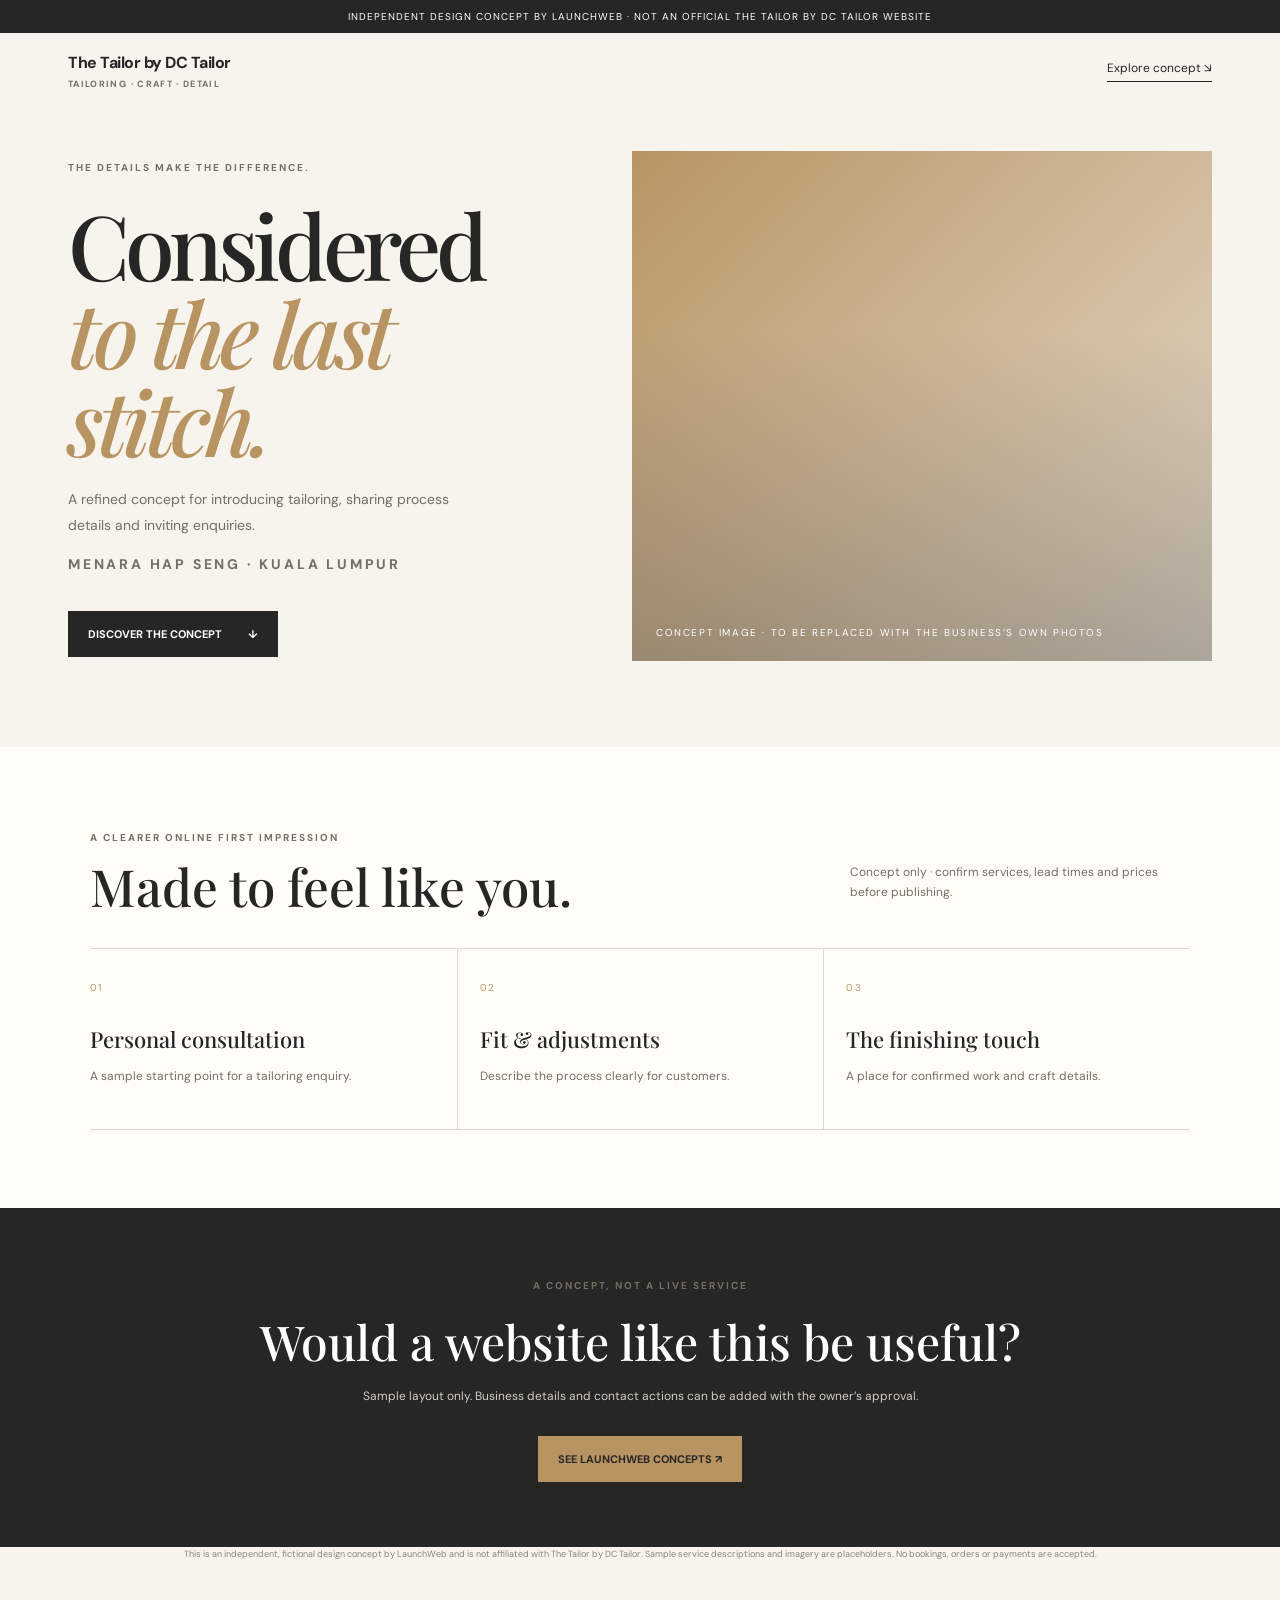
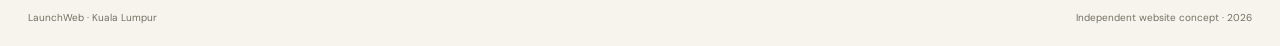
<file: launchweb-demos/prospects/dc-tailor.html>
<!doctype html>
<html lang="en"><head><meta charset="utf-8"><meta name="viewport" content="width=device-width,initial-scale=1"><meta name="description" content="An independent, unofficial LaunchWeb concept for The Tailor by DC Tailor."><title>The Tailor by DC Tailor — LaunchWeb concept</title><link rel="preconnect" href="https://fonts.googleapis.com"><link rel="preconnect" href="https://fonts.gstatic.com" crossorigin><link href="https://fonts.googleapis.com/css2?family=DM+Sans:wght@400;500;600;700&family=Playfair+Display:ital,wght@0,500;0,600;1,500;1,600&display=swap" rel="stylesheet"><style>
:root{--ink:#262624;--accent:#b89463;--paper:#f7f4ed;--muted:#746f65;--line:#ded9cd}*{box-sizing:border-box}html{scroll-behavior:smooth}body{margin:0;background:var(--paper);color:var(--ink);font-family:'DM Sans',Arial,sans-serif}a{color:inherit;text-decoration:none}.notice{padding:10px 16px;background:var(--ink);color:#fff;text-align:center;font-size:10px;letter-spacing:.1em}.nav{max-width:1200px;height:76px;margin:auto;padding:0 28px;display:flex;justify-content:space-between;align-items:center}.brand{font-weight:700;letter-spacing:-.03em}.brand small{display:block;margin-top:5px;color:var(--muted);font-size:9px;letter-spacing:.15em}.nav a:last-child{border-bottom:1px solid var(--ink);padding-bottom:5px;font-size:12px}.hero{max-width:1200px;margin:auto;padding:42px 28px 86px;display:grid;grid-template-columns:.9fr 1.1fr;align-items:center;gap:7vw}.copy .label,.eyebrow{font-size:10px;letter-spacing:.2em;color:var(--muted);font-weight:700}.copy h1{font:clamp(52px,7vw,94px)/.98 'Playfair Display',Georgia,serif;letter-spacing:-.06em;font-weight:500;margin:24px 0}.copy h1 em{color:var(--accent)}.copy>p{max-width:410px;color:var(--muted);font-size:14px;line-height:1.8}.cta{display:inline-flex;margin-top:20px;padding:16px 20px;background:var(--ink);color:white;font-size:11px;font-weight:700;gap:26px}.image{height:510px;position:relative;background:linear-gradient(135deg,var(--accent),#e5dccd);overflow:hidden}.image img{display:block;width:100%;height:100%;object-fit:cover}.image:after{content:"";position:absolute;inset:35% 0 0;background:linear-gradient(transparent,rgba(0,0,0,.25))}.image span{position:absolute;z-index:1;bottom:22px;left:24px;color:white;font-size:10px;letter-spacing:.16em}.services{padding:78px max(calc((100vw - 1144px)/2),7vw);background:#fffdf8}.head{display:flex;justify-content:space-between;align-items:end;gap:30px;margin-bottom:34px}.head h2{font:clamp(34px,4vw,52px)/1.1 'Playfair Display',Georgia,serif;font-weight:500;margin:12px 0 0}.head p{max-width:340px;color:var(--muted);font-size:12px;line-height:1.7}.grid{display:grid;grid-template-columns:repeat(3,1fr);border-top:1px solid var(--line);border-bottom:1px solid var(--line)}.grid article{padding:26px 21px 30px 0}.grid article+article{border-left:1px solid var(--line);padding-left:22px}.grid article span{color:var(--accent);font-size:10px;letter-spacing:.15em}.grid h3{font:22px 'Playfair Display',Georgia,serif;font-weight:500;margin:28px 0 9px}.grid p{color:var(--muted);font-size:12px;line-height:1.7}.visit{padding:65px 20px;text-align:center;background:var(--ink);color:white}.visit h2{font:clamp(30px,4vw,48px) 'Playfair Display',Georgia,serif;font-weight:500;margin:15px}.visit p{color:#d2cec4;font-size:12px}.visit .cta{background:var(--accent);color:var(--ink)}footer{padding:22px 28px;display:flex;justify-content:space-between;color:var(--muted);font-size:10px}.disclaimer{max-width:1150px;margin:0 auto;padding:0 24px 28px;color:#898579;font-size:9px;text-align:center;line-height:1.6}@media(max-width:700px){.nav{height:65px;padding:0 20px}.hero{padding:30px 20px 52px;grid-template-columns:1fr;gap:29px}.copy h1{font-size:65px}.image{height:340px}.services{padding:54px 20px}.head{display:block}.head p{margin-top:15px}.grid{grid-template-columns:1fr}.grid article,.grid article+article{padding:21px 0;border-left:0}.grid article+article{border-top:1px solid var(--line)}.grid h3{margin:12px 0 5px}footer{padding:19px 20px;gap:15px;flex-wrap:wrap}.notice{font-size:8px}}
</style></head><body><div class="notice">INDEPENDENT DESIGN CONCEPT BY LAUNCHWEB · NOT AN OFFICIAL THE TAILOR BY DC TAILOR WEBSITE</div><header class="nav"><a class="brand" href="https://haoyang-dev2026.github.io/CozyCafe/launchweb-demos/">The Tailor by DC Tailor<small>TAILORING · CRAFT · DETAIL</small></a><a href="#services">Explore concept ↘</a></header><main><section class="hero"><div class="copy"><span class="label">THE DETAILS MAKE THE DIFFERENCE.</span><h1>Considered<br><em>to the last stitch.</em></h1><p>A refined concept for introducing tailoring, sharing process details and inviting enquiries.</p><p class="eyebrow">MENARA HAP SENG · KUALA LUMPUR</p><a class="cta" href="#services">DISCOVER THE CONCEPT <span>↓</span></a></div><div class="image"><img src="https://images.unsplash.com/photo-1598033129183-c4f50c736f10?auto=format&fit=crop&w=1400&q=85" alt="Sample visual for a tailoring · craft · detail website concept" onerror="this.remove()"><span>CONCEPT IMAGE · TO BE REPLACED WITH THE BUSINESS’S OWN PHOTOS</span></div></section><section class="services" id="services"><div class="head"><div><span class="eyebrow">A CLEARER ONLINE FIRST IMPRESSION</span><h2>Made to feel like you.</h2></div><p>Concept only · confirm services, lead times and prices before publishing.</p></div><div class="grid"><article><span>01</span><h3>Personal consultation</h3><p>A sample starting point for a tailoring enquiry.</p></article><article><span>02</span><h3>Fit & adjustments</h3><p>Describe the process clearly for customers.</p></article><article><span>03</span><h3>The finishing touch</h3><p>A place for confirmed work and craft details.</p></article></div></section><section class="visit"><span class="eyebrow">A CONCEPT, NOT A LIVE SERVICE</span><h2>Would a website like this be useful?</h2><p>Sample layout only. Business details and contact actions can be added with the owner’s approval.</p><a class="cta" href="https://haoyang-dev2026.github.io/CozyCafe/launchweb-demos/">SEE LAUNCHWEB CONCEPTS ↗</a></section></main><p class="disclaimer">This is an independent, fictional design concept by LaunchWeb and is not affiliated with The Tailor by DC Tailor. Sample service descriptions and imagery are placeholders. No bookings, orders or payments are accepted.</p><footer><span>LaunchWeb · Kuala Lumpur</span><span>Independent website concept · 2026</span></footer></body></html>
</file>
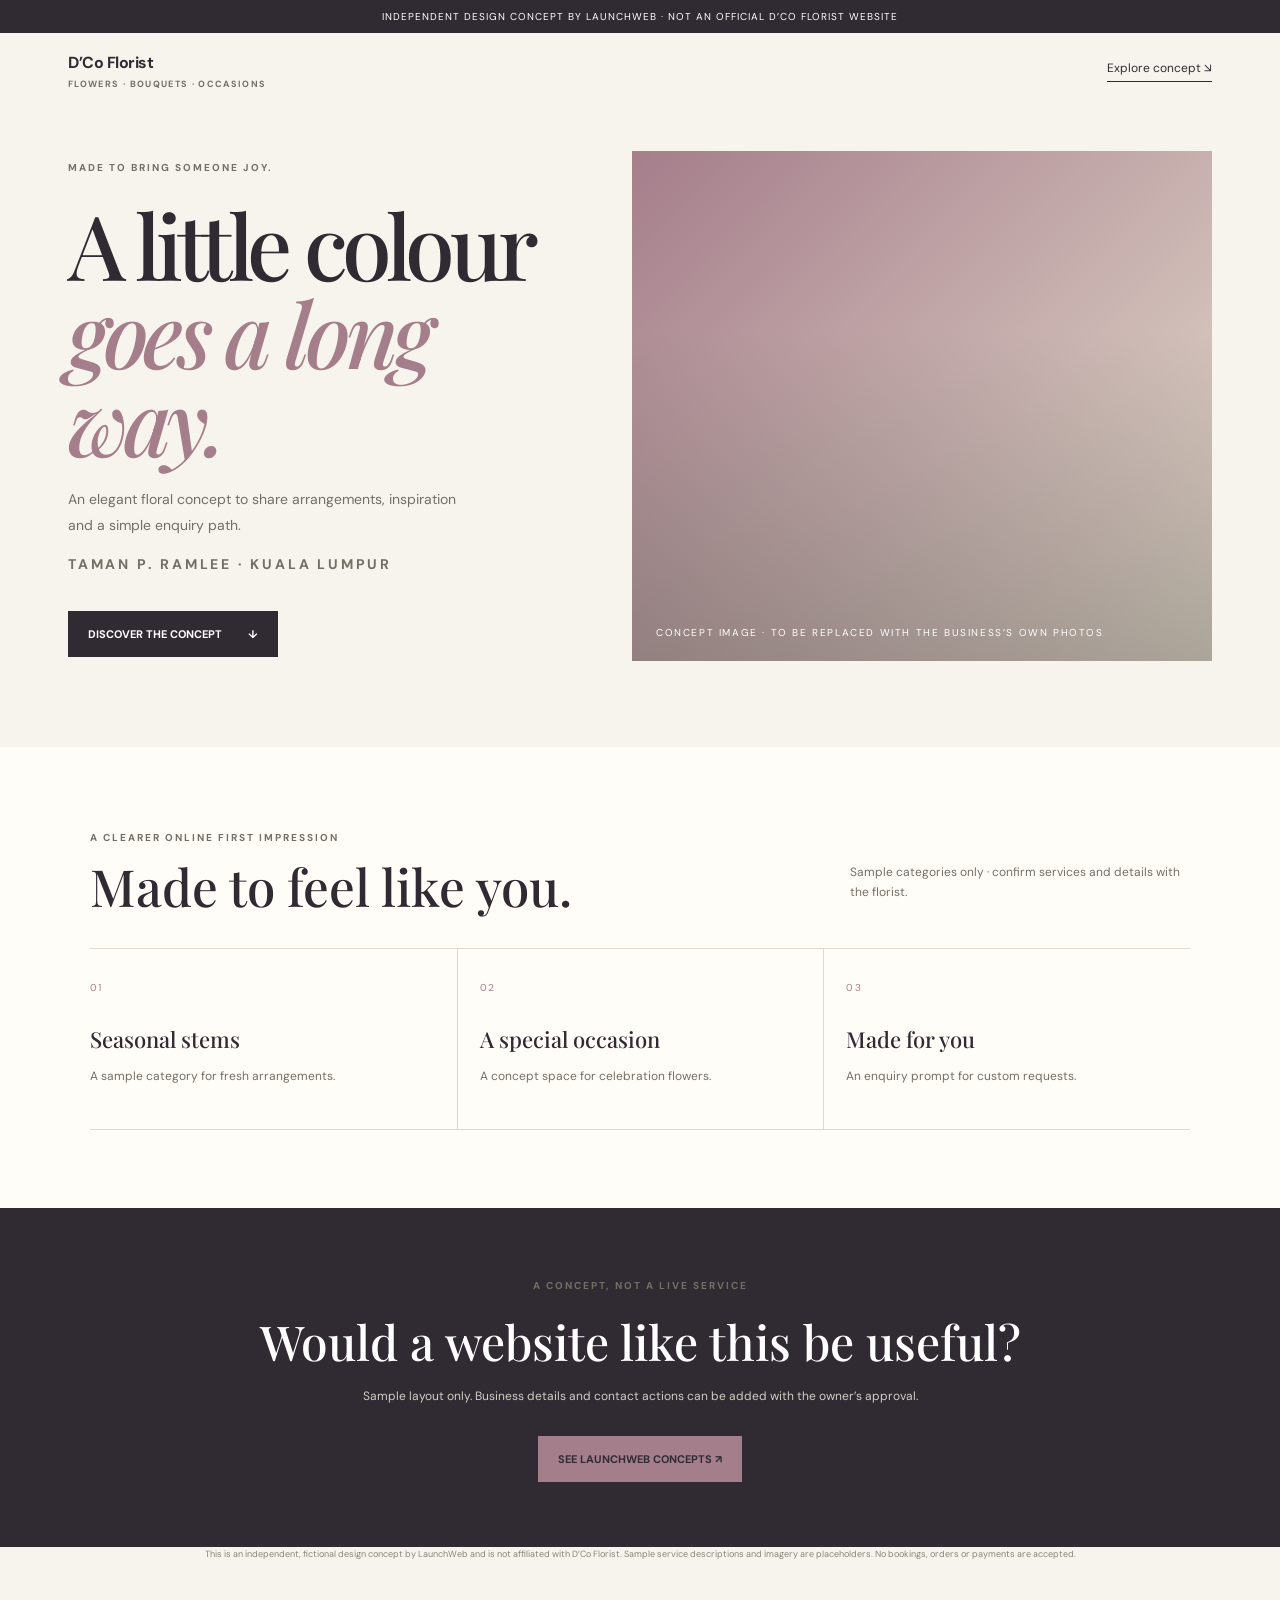
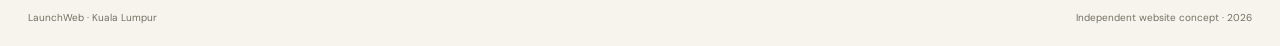
<file: launchweb-demos/prospects/dco-florist.html>
<!doctype html>
<html lang="en"><head><meta charset="utf-8"><meta name="viewport" content="width=device-width,initial-scale=1"><meta name="description" content="An independent, unofficial LaunchWeb concept for D’Co Florist."><title>D’Co Florist — LaunchWeb concept</title><link rel="preconnect" href="https://fonts.googleapis.com"><link rel="preconnect" href="https://fonts.gstatic.com" crossorigin><link href="https://fonts.googleapis.com/css2?family=DM+Sans:wght@400;500;600;700&family=Playfair+Display:ital,wght@0,500;0,600;1,500;1,600&display=swap" rel="stylesheet"><style>
:root{--ink:#302b33;--accent:#a57e8b;--paper:#f7f4ed;--muted:#746f65;--line:#ded9cd}*{box-sizing:border-box}html{scroll-behavior:smooth}body{margin:0;background:var(--paper);color:var(--ink);font-family:'DM Sans',Arial,sans-serif}a{color:inherit;text-decoration:none}.notice{padding:10px 16px;background:var(--ink);color:#fff;text-align:center;font-size:10px;letter-spacing:.1em}.nav{max-width:1200px;height:76px;margin:auto;padding:0 28px;display:flex;justify-content:space-between;align-items:center}.brand{font-weight:700;letter-spacing:-.03em}.brand small{display:block;margin-top:5px;color:var(--muted);font-size:9px;letter-spacing:.15em}.nav a:last-child{border-bottom:1px solid var(--ink);padding-bottom:5px;font-size:12px}.hero{max-width:1200px;margin:auto;padding:42px 28px 86px;display:grid;grid-template-columns:.9fr 1.1fr;align-items:center;gap:7vw}.copy .label,.eyebrow{font-size:10px;letter-spacing:.2em;color:var(--muted);font-weight:700}.copy h1{font:clamp(52px,7vw,94px)/.98 'Playfair Display',Georgia,serif;letter-spacing:-.06em;font-weight:500;margin:24px 0}.copy h1 em{color:var(--accent)}.copy>p{max-width:410px;color:var(--muted);font-size:14px;line-height:1.8}.cta{display:inline-flex;margin-top:20px;padding:16px 20px;background:var(--ink);color:white;font-size:11px;font-weight:700;gap:26px}.image{height:510px;position:relative;background:linear-gradient(135deg,var(--accent),#e5dccd);overflow:hidden}.image img{display:block;width:100%;height:100%;object-fit:cover}.image:after{content:"";position:absolute;inset:35% 0 0;background:linear-gradient(transparent,rgba(0,0,0,.25))}.image span{position:absolute;z-index:1;bottom:22px;left:24px;color:white;font-size:10px;letter-spacing:.16em}.services{padding:78px max(calc((100vw - 1144px)/2),7vw);background:#fffdf8}.head{display:flex;justify-content:space-between;align-items:end;gap:30px;margin-bottom:34px}.head h2{font:clamp(34px,4vw,52px)/1.1 'Playfair Display',Georgia,serif;font-weight:500;margin:12px 0 0}.head p{max-width:340px;color:var(--muted);font-size:12px;line-height:1.7}.grid{display:grid;grid-template-columns:repeat(3,1fr);border-top:1px solid var(--line);border-bottom:1px solid var(--line)}.grid article{padding:26px 21px 30px 0}.grid article+article{border-left:1px solid var(--line);padding-left:22px}.grid article span{color:var(--accent);font-size:10px;letter-spacing:.15em}.grid h3{font:22px 'Playfair Display',Georgia,serif;font-weight:500;margin:28px 0 9px}.grid p{color:var(--muted);font-size:12px;line-height:1.7}.visit{padding:65px 20px;text-align:center;background:var(--ink);color:white}.visit h2{font:clamp(30px,4vw,48px) 'Playfair Display',Georgia,serif;font-weight:500;margin:15px}.visit p{color:#d2cec4;font-size:12px}.visit .cta{background:var(--accent);color:var(--ink)}footer{padding:22px 28px;display:flex;justify-content:space-between;color:var(--muted);font-size:10px}.disclaimer{max-width:1150px;margin:0 auto;padding:0 24px 28px;color:#898579;font-size:9px;text-align:center;line-height:1.6}@media(max-width:700px){.nav{height:65px;padding:0 20px}.hero{padding:30px 20px 52px;grid-template-columns:1fr;gap:29px}.copy h1{font-size:65px}.image{height:340px}.services{padding:54px 20px}.head{display:block}.head p{margin-top:15px}.grid{grid-template-columns:1fr}.grid article,.grid article+article{padding:21px 0;border-left:0}.grid article+article{border-top:1px solid var(--line)}.grid h3{margin:12px 0 5px}footer{padding:19px 20px;gap:15px;flex-wrap:wrap}.notice{font-size:8px}}
</style></head><body><div class="notice">INDEPENDENT DESIGN CONCEPT BY LAUNCHWEB · NOT AN OFFICIAL D’CO FLORIST WEBSITE</div><header class="nav"><a class="brand" href="https://haoyang-dev2026.github.io/CozyCafe/launchweb-demos/">D’Co Florist<small>FLOWERS · BOUQUETS · OCCASIONS</small></a><a href="#services">Explore concept ↘</a></header><main><section class="hero"><div class="copy"><span class="label">MADE TO BRING SOMEONE JOY.</span><h1>A little colour<br><em>goes a long way.</em></h1><p>An elegant floral concept to share arrangements, inspiration and a simple enquiry path.</p><p class="eyebrow">TAMAN P. RAMLEE · KUALA LUMPUR</p><a class="cta" href="#services">DISCOVER THE CONCEPT <span>↓</span></a></div><div class="image"><img src="https://images.unsplash.com/photo-1508610048659-a06b669e3321?auto=format&fit=crop&w=1400&q=85" alt="Sample visual for a flowers · bouquets · occasions website concept" onerror="this.remove()"><span>CONCEPT IMAGE · TO BE REPLACED WITH THE BUSINESS’S OWN PHOTOS</span></div></section><section class="services" id="services"><div class="head"><div><span class="eyebrow">A CLEARER ONLINE FIRST IMPRESSION</span><h2>Made to feel like you.</h2></div><p>Sample categories only · confirm services and details with the florist.</p></div><div class="grid"><article><span>01</span><h3>Seasonal stems</h3><p>A sample category for fresh arrangements.</p></article><article><span>02</span><h3>A special occasion</h3><p>A concept space for celebration flowers.</p></article><article><span>03</span><h3>Made for you</h3><p>An enquiry prompt for custom requests.</p></article></div></section><section class="visit"><span class="eyebrow">A CONCEPT, NOT A LIVE SERVICE</span><h2>Would a website like this be useful?</h2><p>Sample layout only. Business details and contact actions can be added with the owner’s approval.</p><a class="cta" href="https://haoyang-dev2026.github.io/CozyCafe/launchweb-demos/">SEE LAUNCHWEB CONCEPTS ↗</a></section></main><p class="disclaimer">This is an independent, fictional design concept by LaunchWeb and is not affiliated with D’Co Florist. Sample service descriptions and imagery are placeholders. No bookings, orders or payments are accepted.</p><footer><span>LaunchWeb · Kuala Lumpur</span><span>Independent website concept · 2026</span></footer></body></html>
</file>
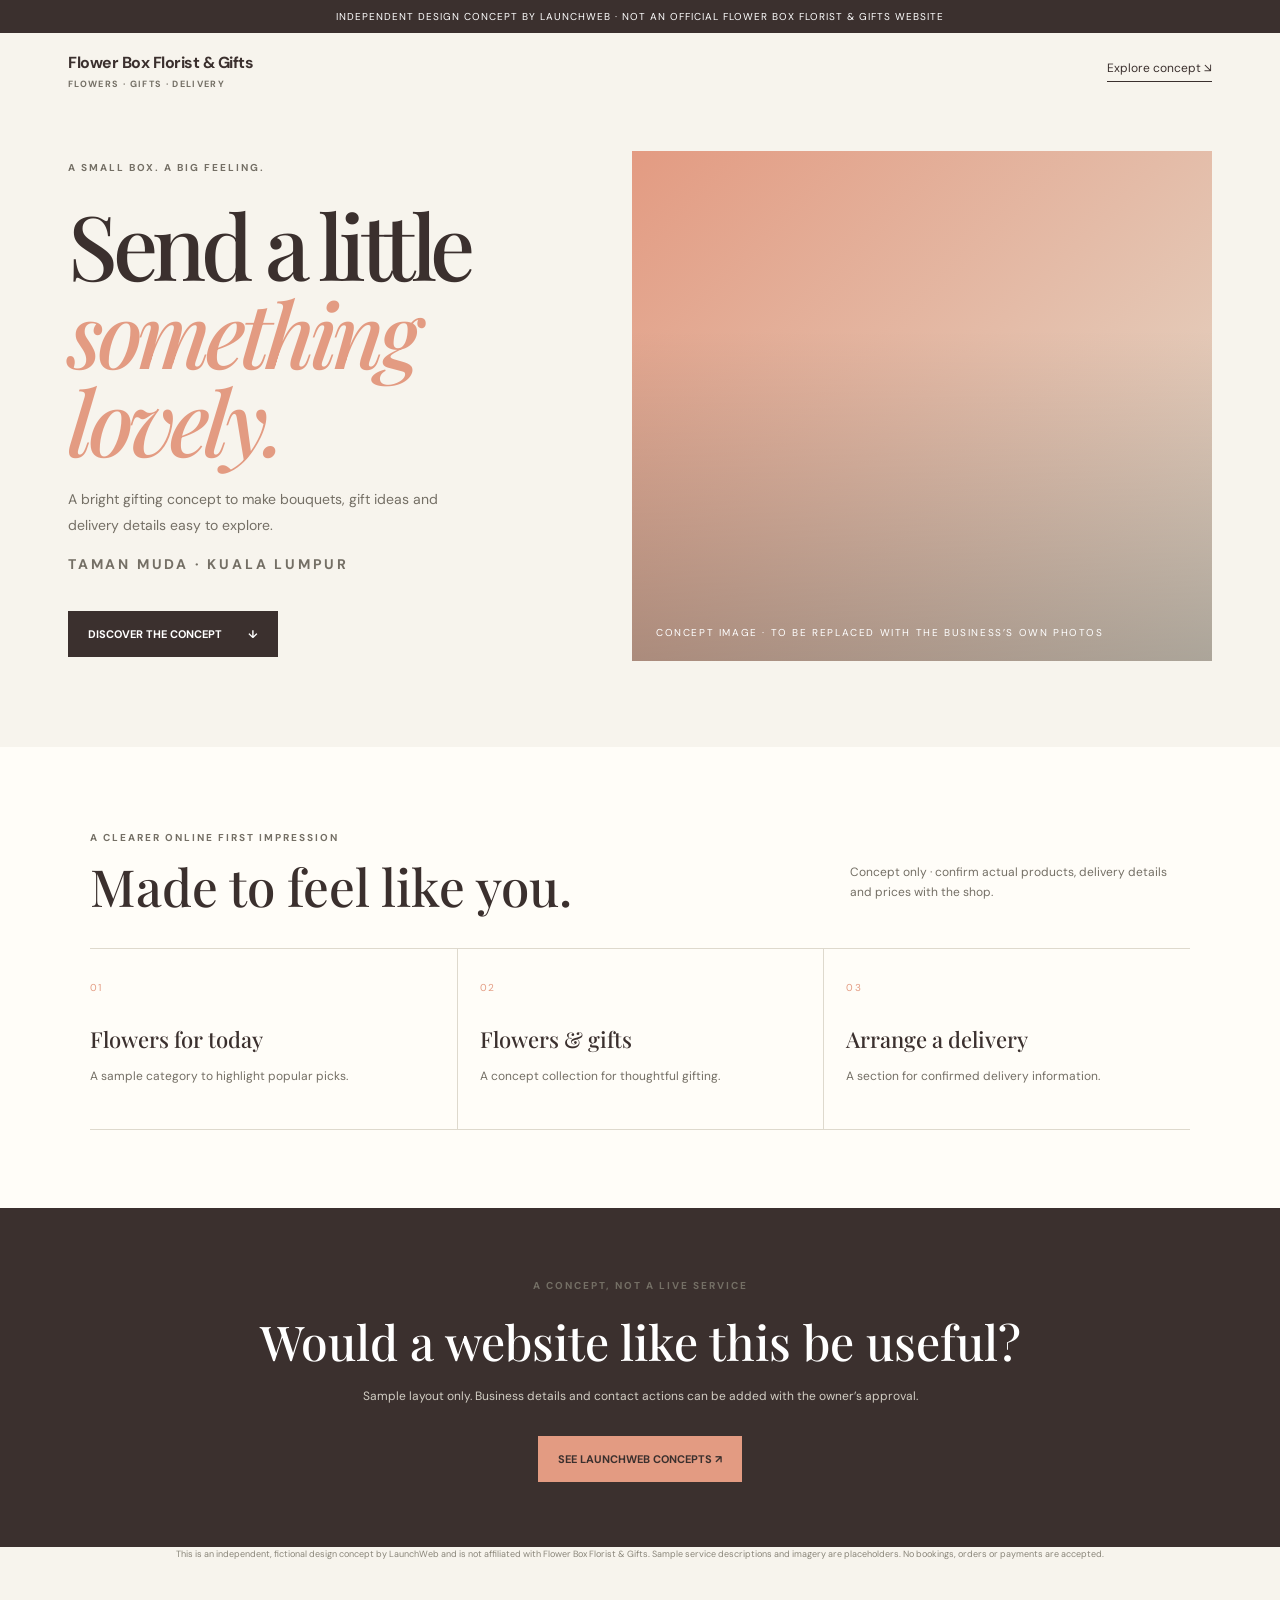
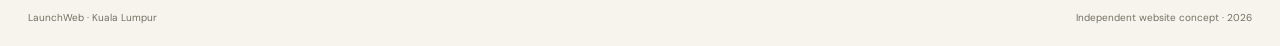
<file: launchweb-demos/prospects/flower-box.html>
<!doctype html>
<html lang="en"><head><meta charset="utf-8"><meta name="viewport" content="width=device-width,initial-scale=1"><meta name="description" content="An independent, unofficial LaunchWeb concept for Flower Box Florist & Gifts."><title>Flower Box Florist & Gifts — LaunchWeb concept</title><link rel="preconnect" href="https://fonts.googleapis.com"><link rel="preconnect" href="https://fonts.gstatic.com" crossorigin><link href="https://fonts.googleapis.com/css2?family=DM+Sans:wght@400;500;600;700&family=Playfair+Display:ital,wght@0,500;0,600;1,500;1,600&display=swap" rel="stylesheet"><style>
:root{--ink:#3b302e;--accent:#e39b82;--paper:#f7f4ed;--muted:#746f65;--line:#ded9cd}*{box-sizing:border-box}html{scroll-behavior:smooth}body{margin:0;background:var(--paper);color:var(--ink);font-family:'DM Sans',Arial,sans-serif}a{color:inherit;text-decoration:none}.notice{padding:10px 16px;background:var(--ink);color:#fff;text-align:center;font-size:10px;letter-spacing:.1em}.nav{max-width:1200px;height:76px;margin:auto;padding:0 28px;display:flex;justify-content:space-between;align-items:center}.brand{font-weight:700;letter-spacing:-.03em}.brand small{display:block;margin-top:5px;color:var(--muted);font-size:9px;letter-spacing:.15em}.nav a:last-child{border-bottom:1px solid var(--ink);padding-bottom:5px;font-size:12px}.hero{max-width:1200px;margin:auto;padding:42px 28px 86px;display:grid;grid-template-columns:.9fr 1.1fr;align-items:center;gap:7vw}.copy .label,.eyebrow{font-size:10px;letter-spacing:.2em;color:var(--muted);font-weight:700}.copy h1{font:clamp(52px,7vw,94px)/.98 'Playfair Display',Georgia,serif;letter-spacing:-.06em;font-weight:500;margin:24px 0}.copy h1 em{color:var(--accent)}.copy>p{max-width:410px;color:var(--muted);font-size:14px;line-height:1.8}.cta{display:inline-flex;margin-top:20px;padding:16px 20px;background:var(--ink);color:white;font-size:11px;font-weight:700;gap:26px}.image{height:510px;position:relative;background:linear-gradient(135deg,var(--accent),#e5dccd);overflow:hidden}.image img{display:block;width:100%;height:100%;object-fit:cover}.image:after{content:"";position:absolute;inset:35% 0 0;background:linear-gradient(transparent,rgba(0,0,0,.25))}.image span{position:absolute;z-index:1;bottom:22px;left:24px;color:white;font-size:10px;letter-spacing:.16em}.services{padding:78px max(calc((100vw - 1144px)/2),7vw);background:#fffdf8}.head{display:flex;justify-content:space-between;align-items:end;gap:30px;margin-bottom:34px}.head h2{font:clamp(34px,4vw,52px)/1.1 'Playfair Display',Georgia,serif;font-weight:500;margin:12px 0 0}.head p{max-width:340px;color:var(--muted);font-size:12px;line-height:1.7}.grid{display:grid;grid-template-columns:repeat(3,1fr);border-top:1px solid var(--line);border-bottom:1px solid var(--line)}.grid article{padding:26px 21px 30px 0}.grid article+article{border-left:1px solid var(--line);padding-left:22px}.grid article span{color:var(--accent);font-size:10px;letter-spacing:.15em}.grid h3{font:22px 'Playfair Display',Georgia,serif;font-weight:500;margin:28px 0 9px}.grid p{color:var(--muted);font-size:12px;line-height:1.7}.visit{padding:65px 20px;text-align:center;background:var(--ink);color:white}.visit h2{font:clamp(30px,4vw,48px) 'Playfair Display',Georgia,serif;font-weight:500;margin:15px}.visit p{color:#d2cec4;font-size:12px}.visit .cta{background:var(--accent);color:var(--ink)}footer{padding:22px 28px;display:flex;justify-content:space-between;color:var(--muted);font-size:10px}.disclaimer{max-width:1150px;margin:0 auto;padding:0 24px 28px;color:#898579;font-size:9px;text-align:center;line-height:1.6}@media(max-width:700px){.nav{height:65px;padding:0 20px}.hero{padding:30px 20px 52px;grid-template-columns:1fr;gap:29px}.copy h1{font-size:65px}.image{height:340px}.services{padding:54px 20px}.head{display:block}.head p{margin-top:15px}.grid{grid-template-columns:1fr}.grid article,.grid article+article{padding:21px 0;border-left:0}.grid article+article{border-top:1px solid var(--line)}.grid h3{margin:12px 0 5px}footer{padding:19px 20px;gap:15px;flex-wrap:wrap}.notice{font-size:8px}}
</style></head><body><div class="notice">INDEPENDENT DESIGN CONCEPT BY LAUNCHWEB · NOT AN OFFICIAL FLOWER BOX FLORIST & GIFTS WEBSITE</div><header class="nav"><a class="brand" href="https://haoyang-dev2026.github.io/CozyCafe/launchweb-demos/">Flower Box Florist & Gifts<small>FLOWERS · GIFTS · DELIVERY</small></a><a href="#services">Explore concept ↘</a></header><main><section class="hero"><div class="copy"><span class="label">A SMALL BOX. A BIG FEELING.</span><h1>Send a little<br><em>something lovely.</em></h1><p>A bright gifting concept to make bouquets, gift ideas and delivery details easy to explore.</p><p class="eyebrow">TAMAN MUDA · KUALA LUMPUR</p><a class="cta" href="#services">DISCOVER THE CONCEPT <span>↓</span></a></div><div class="image"><img src="https://images.unsplash.com/photo-1520763185298-1b434c919102?auto=format&fit=crop&w=1400&q=85" alt="Sample visual for a flowers · gifts · delivery website concept" onerror="this.remove()"><span>CONCEPT IMAGE · TO BE REPLACED WITH THE BUSINESS’S OWN PHOTOS</span></div></section><section class="services" id="services"><div class="head"><div><span class="eyebrow">A CLEARER ONLINE FIRST IMPRESSION</span><h2>Made to feel like you.</h2></div><p>Concept only · confirm actual products, delivery details and prices with the shop.</p></div><div class="grid"><article><span>01</span><h3>Flowers for today</h3><p>A sample category to highlight popular picks.</p></article><article><span>02</span><h3>Flowers & gifts</h3><p>A concept collection for thoughtful gifting.</p></article><article><span>03</span><h3>Arrange a delivery</h3><p>A section for confirmed delivery information.</p></article></div></section><section class="visit"><span class="eyebrow">A CONCEPT, NOT A LIVE SERVICE</span><h2>Would a website like this be useful?</h2><p>Sample layout only. Business details and contact actions can be added with the owner’s approval.</p><a class="cta" href="https://haoyang-dev2026.github.io/CozyCafe/launchweb-demos/">SEE LAUNCHWEB CONCEPTS ↗</a></section></main><p class="disclaimer">This is an independent, fictional design concept by LaunchWeb and is not affiliated with Flower Box Florist & Gifts. Sample service descriptions and imagery are placeholders. No bookings, orders or payments are accepted.</p><footer><span>LaunchWeb · Kuala Lumpur</span><span>Independent website concept · 2026</span></footer></body></html>
</file>
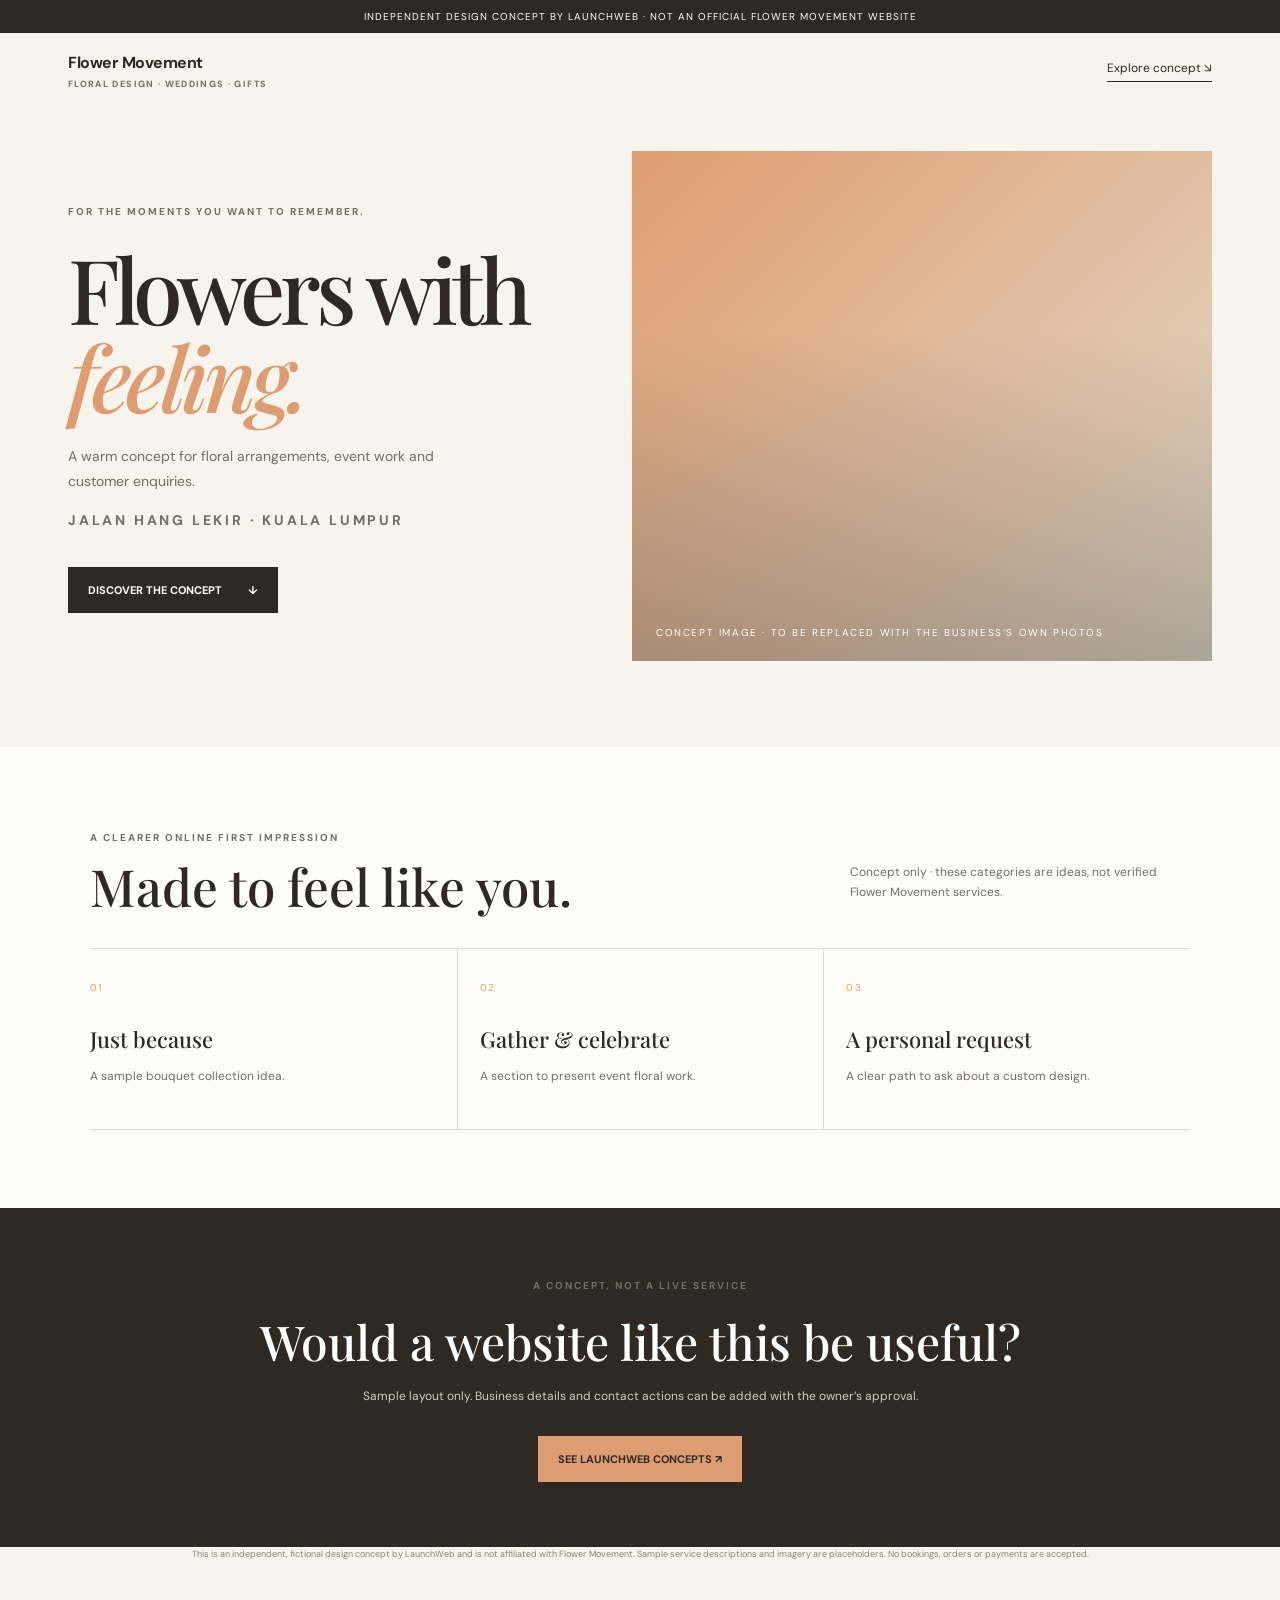
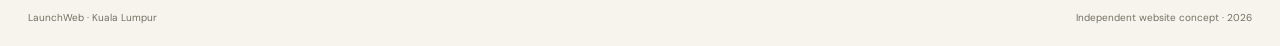
<file: launchweb-demos/prospects/flower-movement.html>
<!doctype html>
<html lang="en"><head><meta charset="utf-8"><meta name="viewport" content="width=device-width,initial-scale=1"><meta name="description" content="An independent, unofficial LaunchWeb concept for Flower Movement."><title>Flower Movement — LaunchWeb concept</title><link rel="preconnect" href="https://fonts.googleapis.com"><link rel="preconnect" href="https://fonts.gstatic.com" crossorigin><link href="https://fonts.googleapis.com/css2?family=DM+Sans:wght@400;500;600;700&family=Playfair+Display:ital,wght@0,500;0,600;1,500;1,600&display=swap" rel="stylesheet"><style>
:root{--ink:#302923;--accent:#de9d70;--paper:#f7f4ed;--muted:#746f65;--line:#ded9cd}*{box-sizing:border-box}html{scroll-behavior:smooth}body{margin:0;background:var(--paper);color:var(--ink);font-family:'DM Sans',Arial,sans-serif}a{color:inherit;text-decoration:none}.notice{padding:10px 16px;background:var(--ink);color:#fff;text-align:center;font-size:10px;letter-spacing:.1em}.nav{max-width:1200px;height:76px;margin:auto;padding:0 28px;display:flex;justify-content:space-between;align-items:center}.brand{font-weight:700;letter-spacing:-.03em}.brand small{display:block;margin-top:5px;color:var(--muted);font-size:9px;letter-spacing:.15em}.nav a:last-child{border-bottom:1px solid var(--ink);padding-bottom:5px;font-size:12px}.hero{max-width:1200px;margin:auto;padding:42px 28px 86px;display:grid;grid-template-columns:.9fr 1.1fr;align-items:center;gap:7vw}.copy .label,.eyebrow{font-size:10px;letter-spacing:.2em;color:var(--muted);font-weight:700}.copy h1{font:clamp(52px,7vw,94px)/.98 'Playfair Display',Georgia,serif;letter-spacing:-.06em;font-weight:500;margin:24px 0}.copy h1 em{color:var(--accent)}.copy>p{max-width:410px;color:var(--muted);font-size:14px;line-height:1.8}.cta{display:inline-flex;margin-top:20px;padding:16px 20px;background:var(--ink);color:white;font-size:11px;font-weight:700;gap:26px}.image{height:510px;position:relative;background:linear-gradient(135deg,var(--accent),#e5dccd);overflow:hidden}.image img{display:block;width:100%;height:100%;object-fit:cover}.image:after{content:"";position:absolute;inset:35% 0 0;background:linear-gradient(transparent,rgba(0,0,0,.25))}.image span{position:absolute;z-index:1;bottom:22px;left:24px;color:white;font-size:10px;letter-spacing:.16em}.services{padding:78px max(calc((100vw - 1144px)/2),7vw);background:#fffdf8}.head{display:flex;justify-content:space-between;align-items:end;gap:30px;margin-bottom:34px}.head h2{font:clamp(34px,4vw,52px)/1.1 'Playfair Display',Georgia,serif;font-weight:500;margin:12px 0 0}.head p{max-width:340px;color:var(--muted);font-size:12px;line-height:1.7}.grid{display:grid;grid-template-columns:repeat(3,1fr);border-top:1px solid var(--line);border-bottom:1px solid var(--line)}.grid article{padding:26px 21px 30px 0}.grid article+article{border-left:1px solid var(--line);padding-left:22px}.grid article span{color:var(--accent);font-size:10px;letter-spacing:.15em}.grid h3{font:22px 'Playfair Display',Georgia,serif;font-weight:500;margin:28px 0 9px}.grid p{color:var(--muted);font-size:12px;line-height:1.7}.visit{padding:65px 20px;text-align:center;background:var(--ink);color:white}.visit h2{font:clamp(30px,4vw,48px) 'Playfair Display',Georgia,serif;font-weight:500;margin:15px}.visit p{color:#d2cec4;font-size:12px}.visit .cta{background:var(--accent);color:var(--ink)}footer{padding:22px 28px;display:flex;justify-content:space-between;color:var(--muted);font-size:10px}.disclaimer{max-width:1150px;margin:0 auto;padding:0 24px 28px;color:#898579;font-size:9px;text-align:center;line-height:1.6}@media(max-width:700px){.nav{height:65px;padding:0 20px}.hero{padding:30px 20px 52px;grid-template-columns:1fr;gap:29px}.copy h1{font-size:65px}.image{height:340px}.services{padding:54px 20px}.head{display:block}.head p{margin-top:15px}.grid{grid-template-columns:1fr}.grid article,.grid article+article{padding:21px 0;border-left:0}.grid article+article{border-top:1px solid var(--line)}.grid h3{margin:12px 0 5px}footer{padding:19px 20px;gap:15px;flex-wrap:wrap}.notice{font-size:8px}}
</style></head><body><div class="notice">INDEPENDENT DESIGN CONCEPT BY LAUNCHWEB · NOT AN OFFICIAL FLOWER MOVEMENT WEBSITE</div><header class="nav"><a class="brand" href="https://haoyang-dev2026.github.io/CozyCafe/launchweb-demos/">Flower Movement<small>FLORAL DESIGN · WEDDINGS · GIFTS</small></a><a href="#services">Explore concept ↘</a></header><main><section class="hero"><div class="copy"><span class="label">FOR THE MOMENTS YOU WANT TO REMEMBER.</span><h1>Flowers with<br><em>feeling.</em></h1><p>A warm concept for floral arrangements, event work and customer enquiries.</p><p class="eyebrow">JALAN HANG LEKIR · KUALA LUMPUR</p><a class="cta" href="#services">DISCOVER THE CONCEPT <span>↓</span></a></div><div class="image"><img src="https://images.unsplash.com/photo-1525310072745-f49212b5ac6d?auto=format&fit=crop&w=1400&q=85" alt="Sample visual for a floral design · weddings · gifts website concept" onerror="this.remove()"><span>CONCEPT IMAGE · TO BE REPLACED WITH THE BUSINESS’S OWN PHOTOS</span></div></section><section class="services" id="services"><div class="head"><div><span class="eyebrow">A CLEARER ONLINE FIRST IMPRESSION</span><h2>Made to feel like you.</h2></div><p>Concept only · these categories are ideas, not verified Flower Movement services.</p></div><div class="grid"><article><span>01</span><h3>Just because</h3><p>A sample bouquet collection idea.</p></article><article><span>02</span><h3>Gather & celebrate</h3><p>A section to present event floral work.</p></article><article><span>03</span><h3>A personal request</h3><p>A clear path to ask about a custom design.</p></article></div></section><section class="visit"><span class="eyebrow">A CONCEPT, NOT A LIVE SERVICE</span><h2>Would a website like this be useful?</h2><p>Sample layout only. Business details and contact actions can be added with the owner’s approval.</p><a class="cta" href="https://haoyang-dev2026.github.io/CozyCafe/launchweb-demos/">SEE LAUNCHWEB CONCEPTS ↗</a></section></main><p class="disclaimer">This is an independent, fictional design concept by LaunchWeb and is not affiliated with Flower Movement. Sample service descriptions and imagery are placeholders. No bookings, orders or payments are accepted.</p><footer><span>LaunchWeb · Kuala Lumpur</span><span>Independent website concept · 2026</span></footer></body></html>
</file>
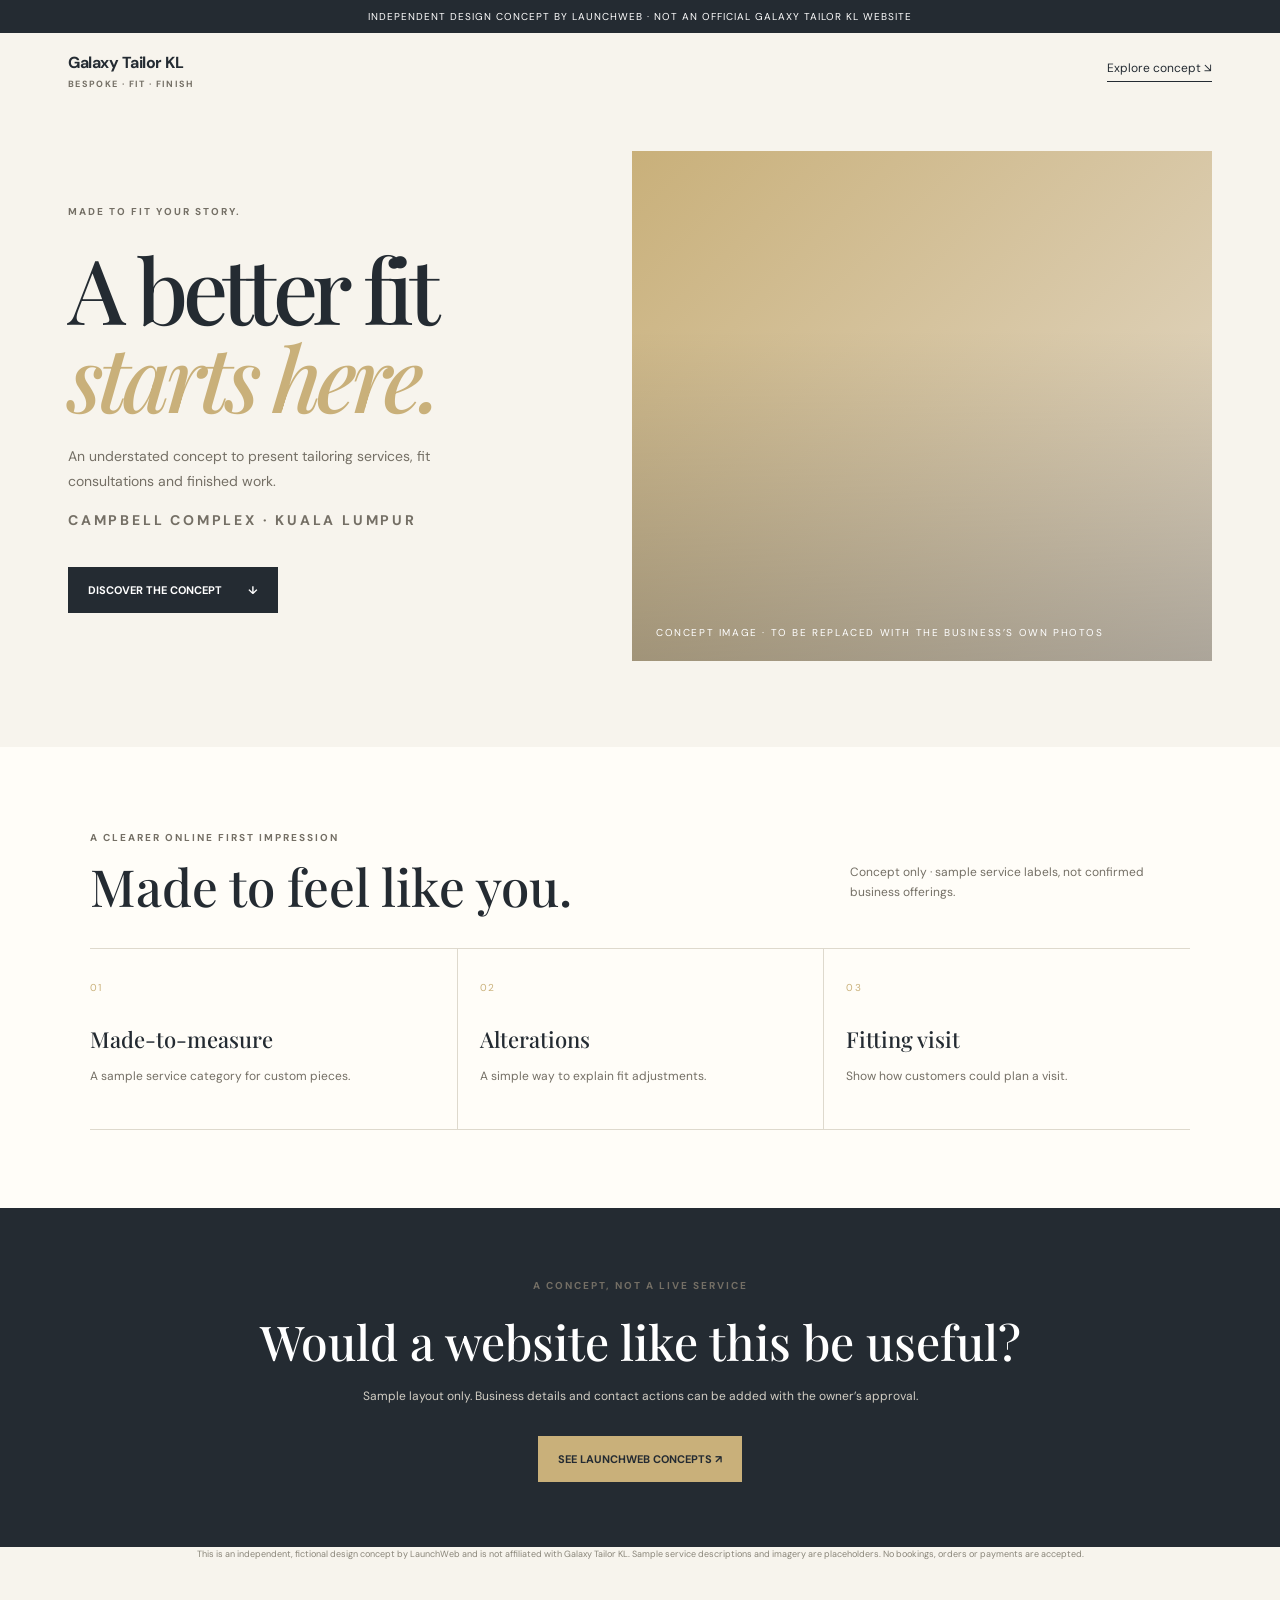
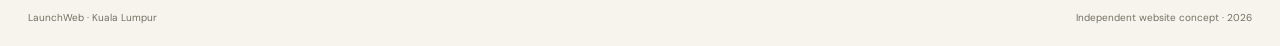
<file: launchweb-demos/prospects/galaxy-tailor.html>
<!doctype html>
<html lang="en"><head><meta charset="utf-8"><meta name="viewport" content="width=device-width,initial-scale=1"><meta name="description" content="An independent, unofficial LaunchWeb concept for Galaxy Tailor KL."><title>Galaxy Tailor KL — LaunchWeb concept</title><link rel="preconnect" href="https://fonts.googleapis.com"><link rel="preconnect" href="https://fonts.gstatic.com" crossorigin><link href="https://fonts.googleapis.com/css2?family=DM+Sans:wght@400;500;600;700&family=Playfair+Display:ital,wght@0,500;0,600;1,500;1,600&display=swap" rel="stylesheet"><style>
:root{--ink:#242b32;--accent:#c9b07a;--paper:#f7f4ed;--muted:#746f65;--line:#ded9cd}*{box-sizing:border-box}html{scroll-behavior:smooth}body{margin:0;background:var(--paper);color:var(--ink);font-family:'DM Sans',Arial,sans-serif}a{color:inherit;text-decoration:none}.notice{padding:10px 16px;background:var(--ink);color:#fff;text-align:center;font-size:10px;letter-spacing:.1em}.nav{max-width:1200px;height:76px;margin:auto;padding:0 28px;display:flex;justify-content:space-between;align-items:center}.brand{font-weight:700;letter-spacing:-.03em}.brand small{display:block;margin-top:5px;color:var(--muted);font-size:9px;letter-spacing:.15em}.nav a:last-child{border-bottom:1px solid var(--ink);padding-bottom:5px;font-size:12px}.hero{max-width:1200px;margin:auto;padding:42px 28px 86px;display:grid;grid-template-columns:.9fr 1.1fr;align-items:center;gap:7vw}.copy .label,.eyebrow{font-size:10px;letter-spacing:.2em;color:var(--muted);font-weight:700}.copy h1{font:clamp(52px,7vw,94px)/.98 'Playfair Display',Georgia,serif;letter-spacing:-.06em;font-weight:500;margin:24px 0}.copy h1 em{color:var(--accent)}.copy>p{max-width:410px;color:var(--muted);font-size:14px;line-height:1.8}.cta{display:inline-flex;margin-top:20px;padding:16px 20px;background:var(--ink);color:white;font-size:11px;font-weight:700;gap:26px}.image{height:510px;position:relative;background:linear-gradient(135deg,var(--accent),#e5dccd);overflow:hidden}.image img{display:block;width:100%;height:100%;object-fit:cover}.image:after{content:"";position:absolute;inset:35% 0 0;background:linear-gradient(transparent,rgba(0,0,0,.25))}.image span{position:absolute;z-index:1;bottom:22px;left:24px;color:white;font-size:10px;letter-spacing:.16em}.services{padding:78px max(calc((100vw - 1144px)/2),7vw);background:#fffdf8}.head{display:flex;justify-content:space-between;align-items:end;gap:30px;margin-bottom:34px}.head h2{font:clamp(34px,4vw,52px)/1.1 'Playfair Display',Georgia,serif;font-weight:500;margin:12px 0 0}.head p{max-width:340px;color:var(--muted);font-size:12px;line-height:1.7}.grid{display:grid;grid-template-columns:repeat(3,1fr);border-top:1px solid var(--line);border-bottom:1px solid var(--line)}.grid article{padding:26px 21px 30px 0}.grid article+article{border-left:1px solid var(--line);padding-left:22px}.grid article span{color:var(--accent);font-size:10px;letter-spacing:.15em}.grid h3{font:22px 'Playfair Display',Georgia,serif;font-weight:500;margin:28px 0 9px}.grid p{color:var(--muted);font-size:12px;line-height:1.7}.visit{padding:65px 20px;text-align:center;background:var(--ink);color:white}.visit h2{font:clamp(30px,4vw,48px) 'Playfair Display',Georgia,serif;font-weight:500;margin:15px}.visit p{color:#d2cec4;font-size:12px}.visit .cta{background:var(--accent);color:var(--ink)}footer{padding:22px 28px;display:flex;justify-content:space-between;color:var(--muted);font-size:10px}.disclaimer{max-width:1150px;margin:0 auto;padding:0 24px 28px;color:#898579;font-size:9px;text-align:center;line-height:1.6}@media(max-width:700px){.nav{height:65px;padding:0 20px}.hero{padding:30px 20px 52px;grid-template-columns:1fr;gap:29px}.copy h1{font-size:65px}.image{height:340px}.services{padding:54px 20px}.head{display:block}.head p{margin-top:15px}.grid{grid-template-columns:1fr}.grid article,.grid article+article{padding:21px 0;border-left:0}.grid article+article{border-top:1px solid var(--line)}.grid h3{margin:12px 0 5px}footer{padding:19px 20px;gap:15px;flex-wrap:wrap}.notice{font-size:8px}}
</style></head><body><div class="notice">INDEPENDENT DESIGN CONCEPT BY LAUNCHWEB · NOT AN OFFICIAL GALAXY TAILOR KL WEBSITE</div><header class="nav"><a class="brand" href="https://haoyang-dev2026.github.io/CozyCafe/launchweb-demos/">Galaxy Tailor KL<small>BESPOKE · FIT · FINISH</small></a><a href="#services">Explore concept ↘</a></header><main><section class="hero"><div class="copy"><span class="label">MADE TO FIT YOUR STORY.</span><h1>A better fit<br><em>starts here.</em></h1><p>An understated concept to present tailoring services, fit consultations and finished work.</p><p class="eyebrow">CAMPBELL COMPLEX · KUALA LUMPUR</p><a class="cta" href="#services">DISCOVER THE CONCEPT <span>↓</span></a></div><div class="image"><img src="https://images.unsplash.com/photo-1593032465175-481ac7f401a0?auto=format&fit=crop&w=1400&q=85" alt="Sample visual for a bespoke · fit · finish website concept" onerror="this.remove()"><span>CONCEPT IMAGE · TO BE REPLACED WITH THE BUSINESS’S OWN PHOTOS</span></div></section><section class="services" id="services"><div class="head"><div><span class="eyebrow">A CLEARER ONLINE FIRST IMPRESSION</span><h2>Made to feel like you.</h2></div><p>Concept only · sample service labels, not confirmed business offerings.</p></div><div class="grid"><article><span>01</span><h3>Made-to-measure</h3><p>A sample service category for custom pieces.</p></article><article><span>02</span><h3>Alterations</h3><p>A simple way to explain fit adjustments.</p></article><article><span>03</span><h3>Fitting visit</h3><p>Show how customers could plan a visit.</p></article></div></section><section class="visit"><span class="eyebrow">A CONCEPT, NOT A LIVE SERVICE</span><h2>Would a website like this be useful?</h2><p>Sample layout only. Business details and contact actions can be added with the owner’s approval.</p><a class="cta" href="https://haoyang-dev2026.github.io/CozyCafe/launchweb-demos/">SEE LAUNCHWEB CONCEPTS ↗</a></section></main><p class="disclaimer">This is an independent, fictional design concept by LaunchWeb and is not affiliated with Galaxy Tailor KL. Sample service descriptions and imagery are placeholders. No bookings, orders or payments are accepted.</p><footer><span>LaunchWeb · Kuala Lumpur</span><span>Independent website concept · 2026</span></footer></body></html>
</file>
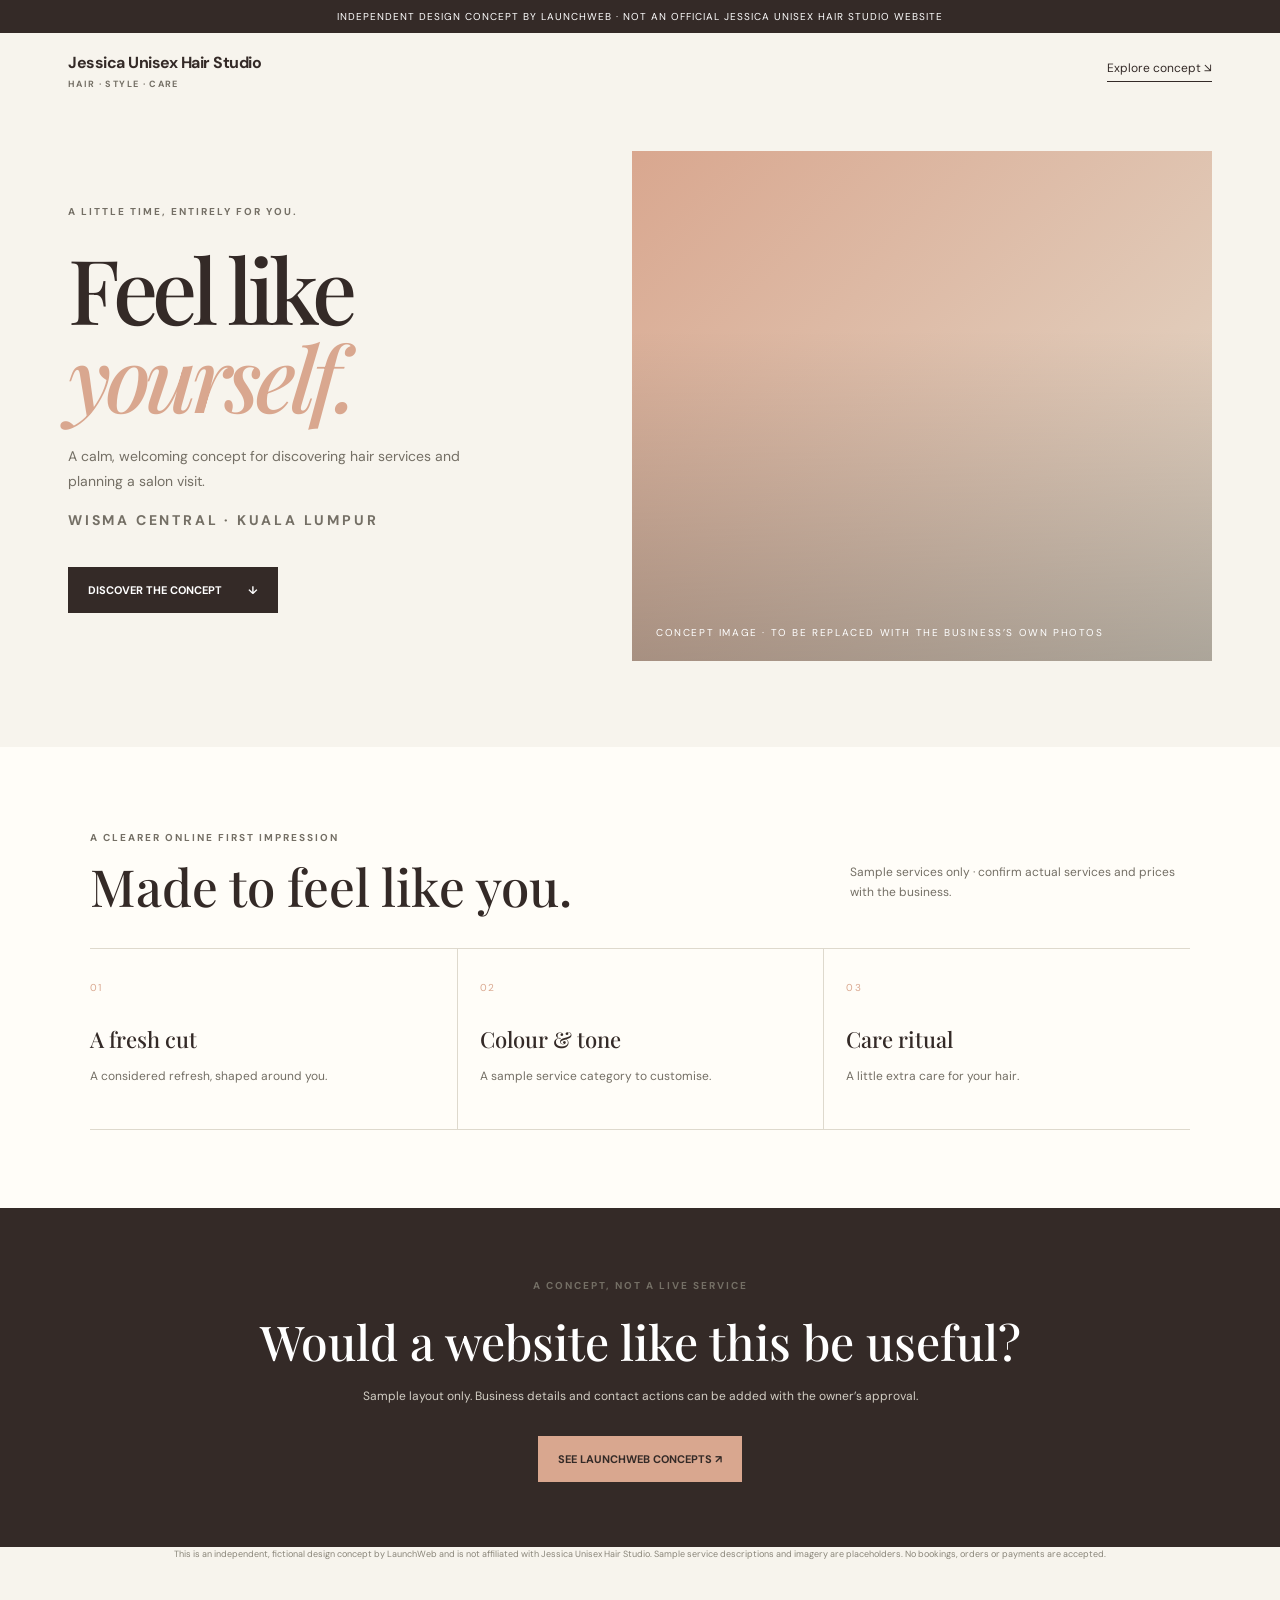
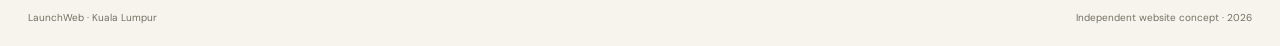
<file: launchweb-demos/prospects/jessica-hair.html>
<!doctype html>
<html lang="en"><head><meta charset="utf-8"><meta name="viewport" content="width=device-width,initial-scale=1"><meta name="description" content="An independent, unofficial LaunchWeb concept for Jessica Unisex Hair Studio."><title>Jessica Unisex Hair Studio — LaunchWeb concept</title><link rel="preconnect" href="https://fonts.googleapis.com"><link rel="preconnect" href="https://fonts.gstatic.com" crossorigin><link href="https://fonts.googleapis.com/css2?family=DM+Sans:wght@400;500;600;700&family=Playfair+Display:ital,wght@0,500;0,600;1,500;1,600&display=swap" rel="stylesheet"><style>
:root{--ink:#342a27;--accent:#d9a78f;--paper:#f7f4ed;--muted:#746f65;--line:#ded9cd}*{box-sizing:border-box}html{scroll-behavior:smooth}body{margin:0;background:var(--paper);color:var(--ink);font-family:'DM Sans',Arial,sans-serif}a{color:inherit;text-decoration:none}.notice{padding:10px 16px;background:var(--ink);color:#fff;text-align:center;font-size:10px;letter-spacing:.1em}.nav{max-width:1200px;height:76px;margin:auto;padding:0 28px;display:flex;justify-content:space-between;align-items:center}.brand{font-weight:700;letter-spacing:-.03em}.brand small{display:block;margin-top:5px;color:var(--muted);font-size:9px;letter-spacing:.15em}.nav a:last-child{border-bottom:1px solid var(--ink);padding-bottom:5px;font-size:12px}.hero{max-width:1200px;margin:auto;padding:42px 28px 86px;display:grid;grid-template-columns:.9fr 1.1fr;align-items:center;gap:7vw}.copy .label,.eyebrow{font-size:10px;letter-spacing:.2em;color:var(--muted);font-weight:700}.copy h1{font:clamp(52px,7vw,94px)/.98 'Playfair Display',Georgia,serif;letter-spacing:-.06em;font-weight:500;margin:24px 0}.copy h1 em{color:var(--accent)}.copy>p{max-width:410px;color:var(--muted);font-size:14px;line-height:1.8}.cta{display:inline-flex;margin-top:20px;padding:16px 20px;background:var(--ink);color:white;font-size:11px;font-weight:700;gap:26px}.image{height:510px;position:relative;background:linear-gradient(135deg,var(--accent),#e5dccd);overflow:hidden}.image img{display:block;width:100%;height:100%;object-fit:cover}.image:after{content:"";position:absolute;inset:35% 0 0;background:linear-gradient(transparent,rgba(0,0,0,.25))}.image span{position:absolute;z-index:1;bottom:22px;left:24px;color:white;font-size:10px;letter-spacing:.16em}.services{padding:78px max(calc((100vw - 1144px)/2),7vw);background:#fffdf8}.head{display:flex;justify-content:space-between;align-items:end;gap:30px;margin-bottom:34px}.head h2{font:clamp(34px,4vw,52px)/1.1 'Playfair Display',Georgia,serif;font-weight:500;margin:12px 0 0}.head p{max-width:340px;color:var(--muted);font-size:12px;line-height:1.7}.grid{display:grid;grid-template-columns:repeat(3,1fr);border-top:1px solid var(--line);border-bottom:1px solid var(--line)}.grid article{padding:26px 21px 30px 0}.grid article+article{border-left:1px solid var(--line);padding-left:22px}.grid article span{color:var(--accent);font-size:10px;letter-spacing:.15em}.grid h3{font:22px 'Playfair Display',Georgia,serif;font-weight:500;margin:28px 0 9px}.grid p{color:var(--muted);font-size:12px;line-height:1.7}.visit{padding:65px 20px;text-align:center;background:var(--ink);color:white}.visit h2{font:clamp(30px,4vw,48px) 'Playfair Display',Georgia,serif;font-weight:500;margin:15px}.visit p{color:#d2cec4;font-size:12px}.visit .cta{background:var(--accent);color:var(--ink)}footer{padding:22px 28px;display:flex;justify-content:space-between;color:var(--muted);font-size:10px}.disclaimer{max-width:1150px;margin:0 auto;padding:0 24px 28px;color:#898579;font-size:9px;text-align:center;line-height:1.6}@media(max-width:700px){.nav{height:65px;padding:0 20px}.hero{padding:30px 20px 52px;grid-template-columns:1fr;gap:29px}.copy h1{font-size:65px}.image{height:340px}.services{padding:54px 20px}.head{display:block}.head p{margin-top:15px}.grid{grid-template-columns:1fr}.grid article,.grid article+article{padding:21px 0;border-left:0}.grid article+article{border-top:1px solid var(--line)}.grid h3{margin:12px 0 5px}footer{padding:19px 20px;gap:15px;flex-wrap:wrap}.notice{font-size:8px}}
</style></head><body><div class="notice">INDEPENDENT DESIGN CONCEPT BY LAUNCHWEB · NOT AN OFFICIAL JESSICA UNISEX HAIR STUDIO WEBSITE</div><header class="nav"><a class="brand" href="https://haoyang-dev2026.github.io/CozyCafe/launchweb-demos/">Jessica Unisex Hair Studio<small>HAIR · STYLE · CARE</small></a><a href="#services">Explore concept ↘</a></header><main><section class="hero"><div class="copy"><span class="label">A LITTLE TIME, ENTIRELY FOR YOU.</span><h1>Feel like<br><em>yourself.</em></h1><p>A calm, welcoming concept for discovering hair services and planning a salon visit.</p><p class="eyebrow">WISMA CENTRAL · KUALA LUMPUR</p><a class="cta" href="#services">DISCOVER THE CONCEPT <span>↓</span></a></div><div class="image"><img src="https://images.unsplash.com/photo-1560066984-138dadb4c035?auto=format&fit=crop&w=1400&q=85" alt="Sample visual for a hair · style · care website concept" onerror="this.remove()"><span>CONCEPT IMAGE · TO BE REPLACED WITH THE BUSINESS’S OWN PHOTOS</span></div></section><section class="services" id="services"><div class="head"><div><span class="eyebrow">A CLEARER ONLINE FIRST IMPRESSION</span><h2>Made to feel like you.</h2></div><p>Sample services only · confirm actual services and prices with the business.</p></div><div class="grid"><article><span>01</span><h3>A fresh cut</h3><p>A considered refresh, shaped around you.</p></article><article><span>02</span><h3>Colour & tone</h3><p>A sample service category to customise.</p></article><article><span>03</span><h3>Care ritual</h3><p>A little extra care for your hair.</p></article></div></section><section class="visit"><span class="eyebrow">A CONCEPT, NOT A LIVE SERVICE</span><h2>Would a website like this be useful?</h2><p>Sample layout only. Business details and contact actions can be added with the owner’s approval.</p><a class="cta" href="https://haoyang-dev2026.github.io/CozyCafe/launchweb-demos/">SEE LAUNCHWEB CONCEPTS ↗</a></section></main><p class="disclaimer">This is an independent, fictional design concept by LaunchWeb and is not affiliated with Jessica Unisex Hair Studio. Sample service descriptions and imagery are placeholders. No bookings, orders or payments are accepted.</p><footer><span>LaunchWeb · Kuala Lumpur</span><span>Independent website concept · 2026</span></footer></body></html>
</file>
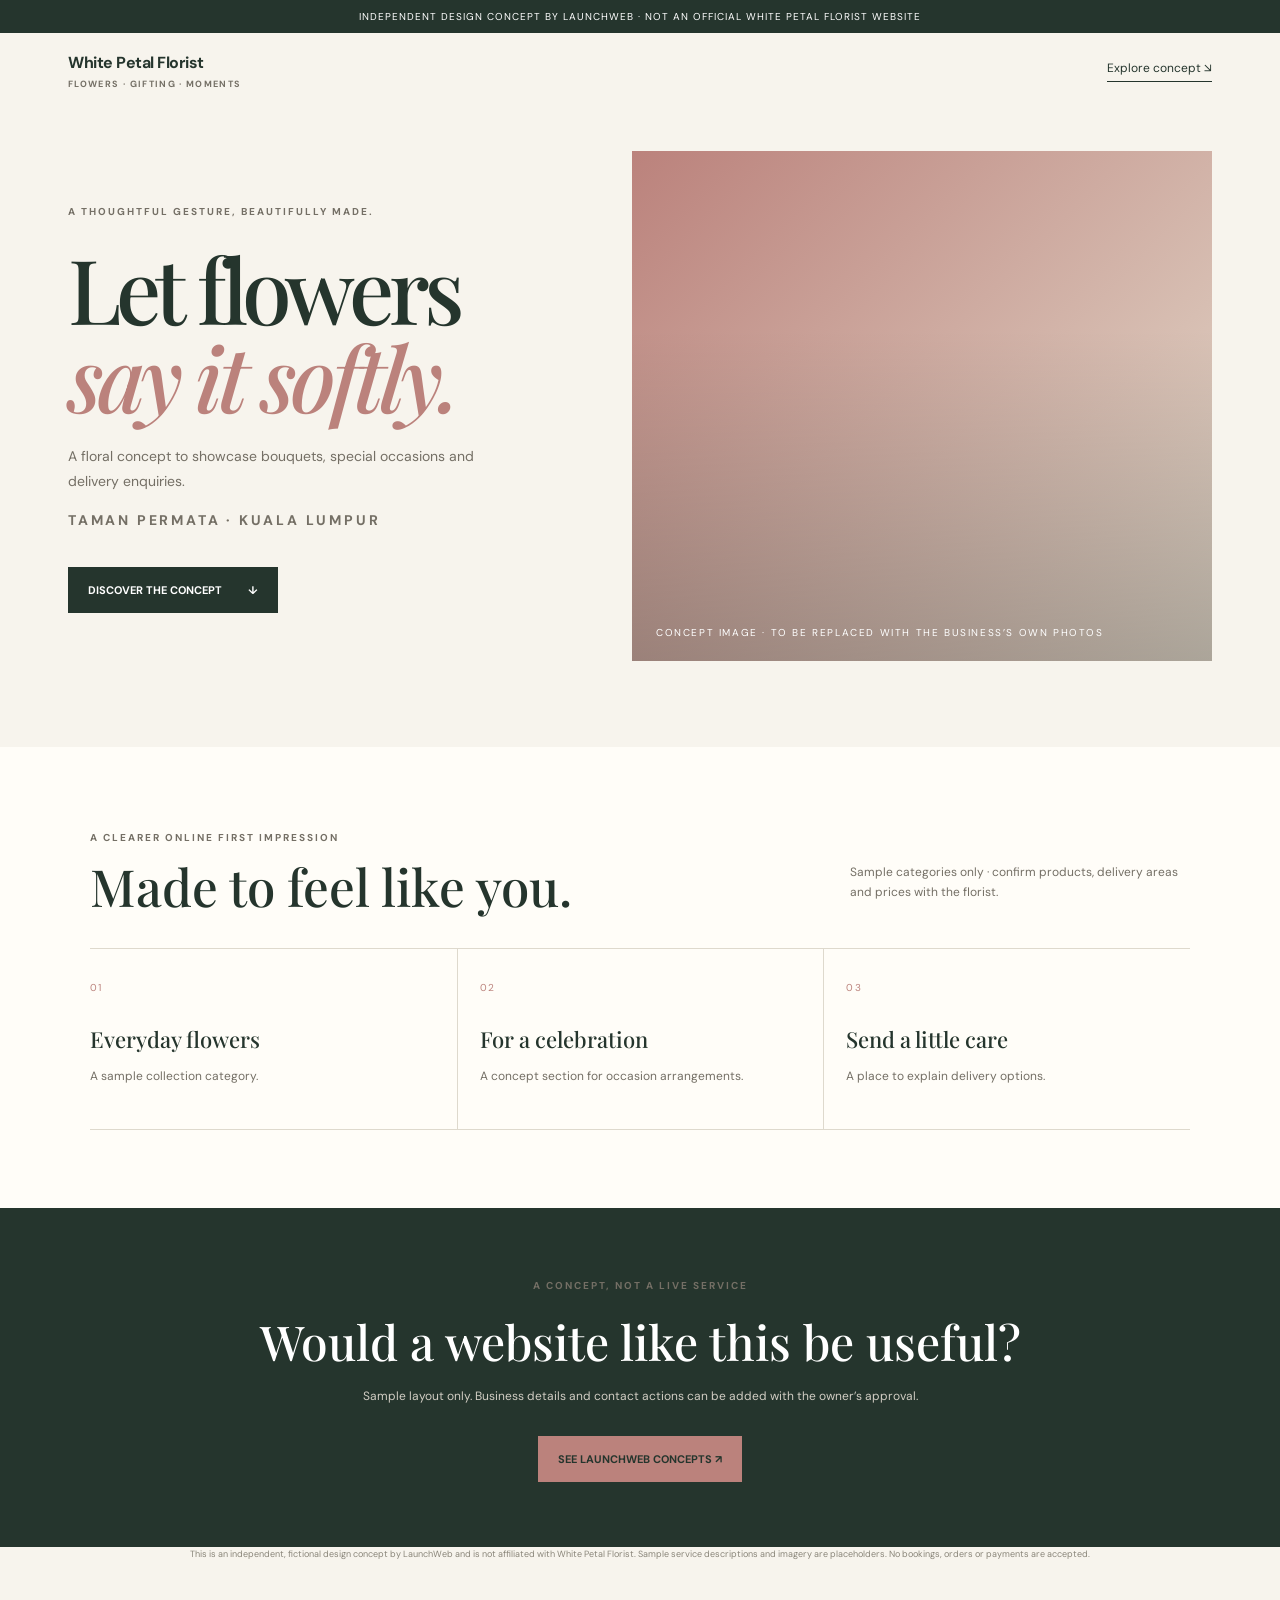
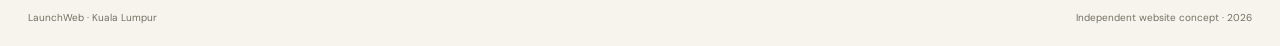
<file: launchweb-demos/prospects/white-petal.html>
<!doctype html>
<html lang="en"><head><meta charset="utf-8"><meta name="viewport" content="width=device-width,initial-scale=1"><meta name="description" content="An independent, unofficial LaunchWeb concept for White Petal Florist."><title>White Petal Florist — LaunchWeb concept</title><link rel="preconnect" href="https://fonts.googleapis.com"><link rel="preconnect" href="https://fonts.gstatic.com" crossorigin><link href="https://fonts.googleapis.com/css2?family=DM+Sans:wght@400;500;600;700&family=Playfair+Display:ital,wght@0,500;0,600;1,500;1,600&display=swap" rel="stylesheet"><style>
:root{--ink:#25352d;--accent:#bb827c;--paper:#f7f4ed;--muted:#746f65;--line:#ded9cd}*{box-sizing:border-box}html{scroll-behavior:smooth}body{margin:0;background:var(--paper);color:var(--ink);font-family:'DM Sans',Arial,sans-serif}a{color:inherit;text-decoration:none}.notice{padding:10px 16px;background:var(--ink);color:#fff;text-align:center;font-size:10px;letter-spacing:.1em}.nav{max-width:1200px;height:76px;margin:auto;padding:0 28px;display:flex;justify-content:space-between;align-items:center}.brand{font-weight:700;letter-spacing:-.03em}.brand small{display:block;margin-top:5px;color:var(--muted);font-size:9px;letter-spacing:.15em}.nav a:last-child{border-bottom:1px solid var(--ink);padding-bottom:5px;font-size:12px}.hero{max-width:1200px;margin:auto;padding:42px 28px 86px;display:grid;grid-template-columns:.9fr 1.1fr;align-items:center;gap:7vw}.copy .label,.eyebrow{font-size:10px;letter-spacing:.2em;color:var(--muted);font-weight:700}.copy h1{font:clamp(52px,7vw,94px)/.98 'Playfair Display',Georgia,serif;letter-spacing:-.06em;font-weight:500;margin:24px 0}.copy h1 em{color:var(--accent)}.copy>p{max-width:410px;color:var(--muted);font-size:14px;line-height:1.8}.cta{display:inline-flex;margin-top:20px;padding:16px 20px;background:var(--ink);color:white;font-size:11px;font-weight:700;gap:26px}.image{height:510px;position:relative;background:linear-gradient(135deg,var(--accent),#e5dccd);overflow:hidden}.image img{display:block;width:100%;height:100%;object-fit:cover}.image:after{content:"";position:absolute;inset:35% 0 0;background:linear-gradient(transparent,rgba(0,0,0,.25))}.image span{position:absolute;z-index:1;bottom:22px;left:24px;color:white;font-size:10px;letter-spacing:.16em}.services{padding:78px max(calc((100vw - 1144px)/2),7vw);background:#fffdf8}.head{display:flex;justify-content:space-between;align-items:end;gap:30px;margin-bottom:34px}.head h2{font:clamp(34px,4vw,52px)/1.1 'Playfair Display',Georgia,serif;font-weight:500;margin:12px 0 0}.head p{max-width:340px;color:var(--muted);font-size:12px;line-height:1.7}.grid{display:grid;grid-template-columns:repeat(3,1fr);border-top:1px solid var(--line);border-bottom:1px solid var(--line)}.grid article{padding:26px 21px 30px 0}.grid article+article{border-left:1px solid var(--line);padding-left:22px}.grid article span{color:var(--accent);font-size:10px;letter-spacing:.15em}.grid h3{font:22px 'Playfair Display',Georgia,serif;font-weight:500;margin:28px 0 9px}.grid p{color:var(--muted);font-size:12px;line-height:1.7}.visit{padding:65px 20px;text-align:center;background:var(--ink);color:white}.visit h2{font:clamp(30px,4vw,48px) 'Playfair Display',Georgia,serif;font-weight:500;margin:15px}.visit p{color:#d2cec4;font-size:12px}.visit .cta{background:var(--accent);color:var(--ink)}footer{padding:22px 28px;display:flex;justify-content:space-between;color:var(--muted);font-size:10px}.disclaimer{max-width:1150px;margin:0 auto;padding:0 24px 28px;color:#898579;font-size:9px;text-align:center;line-height:1.6}@media(max-width:700px){.nav{height:65px;padding:0 20px}.hero{padding:30px 20px 52px;grid-template-columns:1fr;gap:29px}.copy h1{font-size:65px}.image{height:340px}.services{padding:54px 20px}.head{display:block}.head p{margin-top:15px}.grid{grid-template-columns:1fr}.grid article,.grid article+article{padding:21px 0;border-left:0}.grid article+article{border-top:1px solid var(--line)}.grid h3{margin:12px 0 5px}footer{padding:19px 20px;gap:15px;flex-wrap:wrap}.notice{font-size:8px}}
</style></head><body><div class="notice">INDEPENDENT DESIGN CONCEPT BY LAUNCHWEB · NOT AN OFFICIAL WHITE PETAL FLORIST WEBSITE</div><header class="nav"><a class="brand" href="https://haoyang-dev2026.github.io/CozyCafe/launchweb-demos/">White Petal Florist<small>FLOWERS · GIFTING · MOMENTS</small></a><a href="#services">Explore concept ↘</a></header><main><section class="hero"><div class="copy"><span class="label">A THOUGHTFUL GESTURE, BEAUTIFULLY MADE.</span><h1>Let flowers<br><em>say it softly.</em></h1><p>A floral concept to showcase bouquets, special occasions and delivery enquiries.</p><p class="eyebrow">TAMAN PERMATA · KUALA LUMPUR</p><a class="cta" href="#services">DISCOVER THE CONCEPT <span>↓</span></a></div><div class="image"><img src="https://images.unsplash.com/photo-1490750967868-88aa4486c946?auto=format&fit=crop&w=1400&q=85" alt="Sample visual for a flowers · gifting · moments website concept" onerror="this.remove()"><span>CONCEPT IMAGE · TO BE REPLACED WITH THE BUSINESS’S OWN PHOTOS</span></div></section><section class="services" id="services"><div class="head"><div><span class="eyebrow">A CLEARER ONLINE FIRST IMPRESSION</span><h2>Made to feel like you.</h2></div><p>Sample categories only · confirm products, delivery areas and prices with the florist.</p></div><div class="grid"><article><span>01</span><h3>Everyday flowers</h3><p>A sample collection category.</p></article><article><span>02</span><h3>For a celebration</h3><p>A concept section for occasion arrangements.</p></article><article><span>03</span><h3>Send a little care</h3><p>A place to explain delivery options.</p></article></div></section><section class="visit"><span class="eyebrow">A CONCEPT, NOT A LIVE SERVICE</span><h2>Would a website like this be useful?</h2><p>Sample layout only. Business details and contact actions can be added with the owner’s approval.</p><a class="cta" href="https://haoyang-dev2026.github.io/CozyCafe/launchweb-demos/">SEE LAUNCHWEB CONCEPTS ↗</a></section></main><p class="disclaimer">This is an independent, fictional design concept by LaunchWeb and is not affiliated with White Petal Florist. Sample service descriptions and imagery are placeholders. No bookings, orders or payments are accepted.</p><footer><span>LaunchWeb · Kuala Lumpur</span><span>Independent website concept · 2026</span></footer></body></html>
</file>
